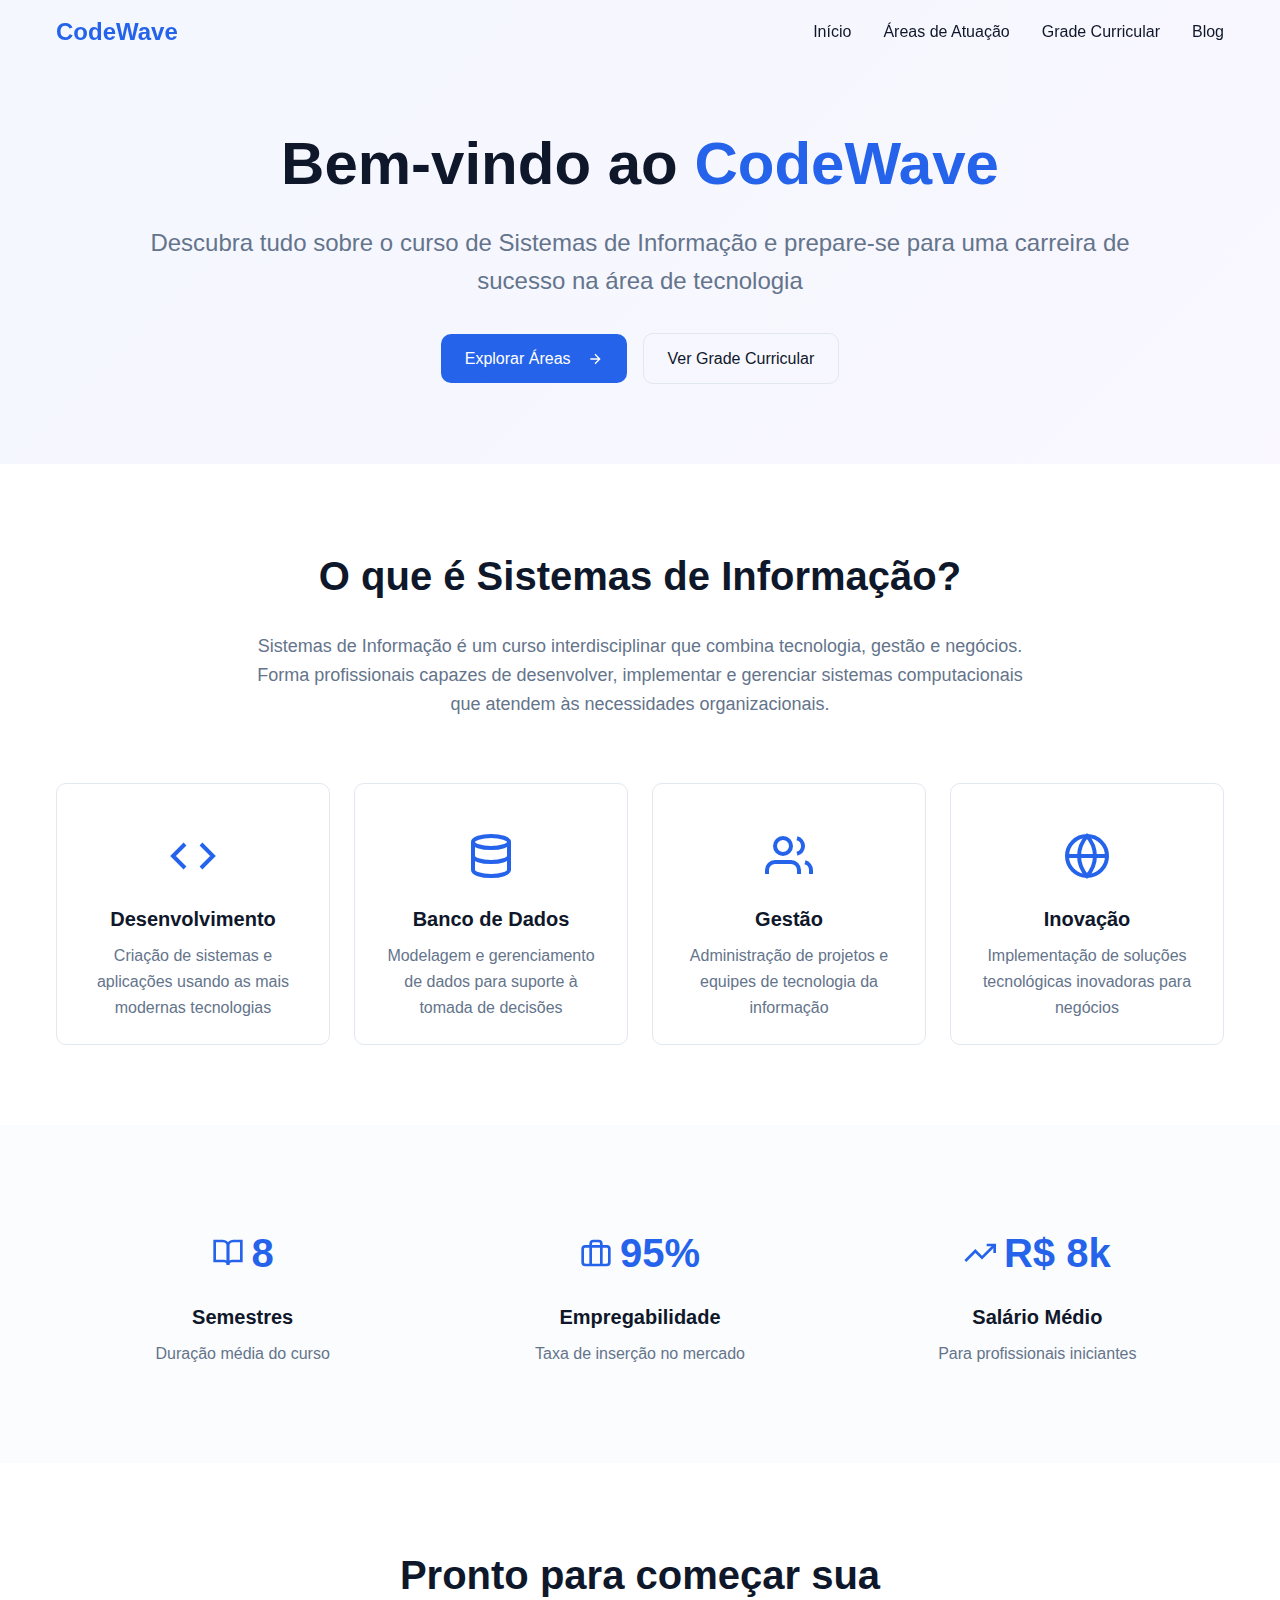
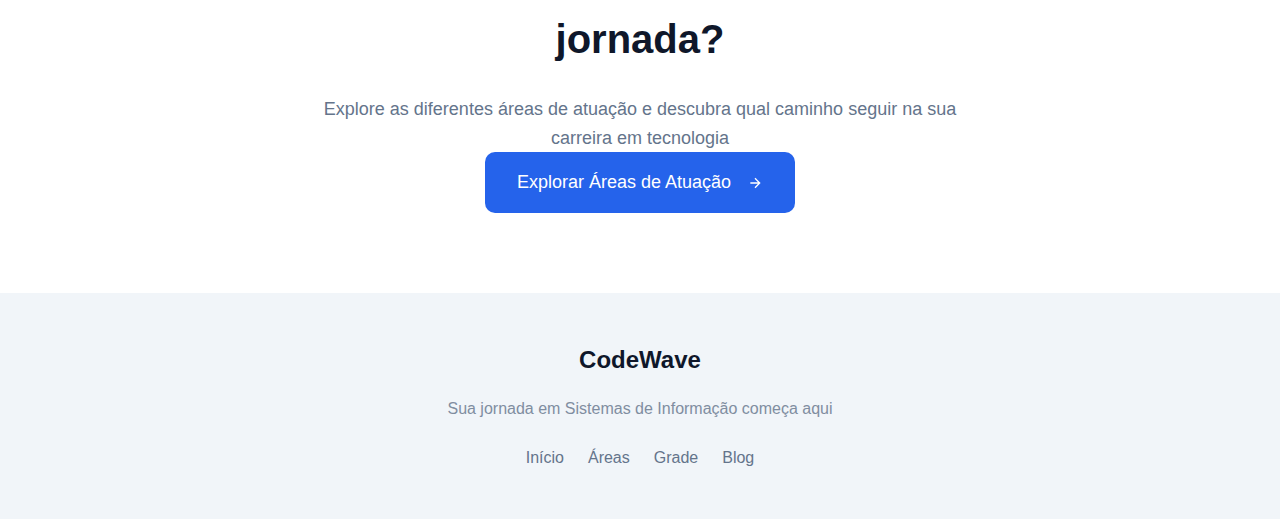
<file: index.html>
<!DOCTYPE html>
<html lang="pt-BR">
<head>
    <meta charset="UTF-8">
    <meta name="viewport" content="width=device-width, initial-scale=1.0">
    <title>CodeWave - Sistemas de Informação</title>
    <meta name="description" content="Descubra tudo sobre o curso de Sistemas de Informação - áreas de atuação, grade curricular e muito mais.">
    <link rel="stylesheet" href="styles.css">
</head>
<body>
    <!-- Navigation -->
    <nav id="navbar" class="navbar">
        <div class="container">
            <div class="nav-content">
                <a href="index.html" class="logo">CodeWave</a>
                
                <!-- Desktop Navigation -->
                <div class="nav-links desktop-nav">
                    <a href="index.html" class="nav-link">Início</a>
                    <a href="areas.html" class="nav-link">Áreas de Atuação</a>
                    <a href="grade.html" class="nav-link">Grade Curricular</a>
                    <a href="blog.html" class="nav-link">Blog</a>
                </div>
                
                <!-- Mobile Menu Button -->
                <button class="mobile-menu-btn" id="mobileMenuBtn" aria-label="Menu">
                    <span class="hamburger"></span>
                </button>
            </div>
            
            <!-- Mobile Navigation -->
            <div class="mobile-nav" id="mobileNav">
                <a href="index.html" class="nav-link">Início</a>
                <a href="areas.html" class="nav-link">Áreas de Atuação</a>
                <a href="grade.html" class="nav-link">Grade Curricular</a>
                <a href="blog.html" class="nav-link">Blog</a>
            </div>
        </div>
    </nav>

    <!-- Hero Section -->
    <section class="hero">
        <div class="container">
            <div class="hero-content">
                <h1 class="hero-title">
                    Bem-vindo ao <span class="text-primary">CodeWave</span>
                </h1>
                <p class="hero-subtitle">
                    Descubra tudo sobre o curso de Sistemas de Informação e prepare-se para uma carreira de sucesso na área de tecnologia
                </p>
                <div class="hero-buttons">
                    <a href="areas.html" class="btn btn-primary">
                        Explorar Áreas
                        <svg class="icon-right" width="16" height="16" viewBox="0 0 24 24" fill="none" stroke="currentColor" stroke-width="2">
                            <path d="M5 12h14M12 5l7 7-7 7"/>
                        </svg>
                    </a>
                    <a href="grade.html" class="btn btn-outline">Ver Grade Curricular</a>
                </div>
            </div>
        </div>
    </section>

    <!-- About Section -->
    <section class="section">
        <div class="container">
            <div class="section-header">
                <h2 class="section-title">O que é Sistemas de Informação?</h2>
                <p class="section-description">
                    Sistemas de Informação é um curso interdisciplinar que combina tecnologia, gestão e negócios. Forma profissionais capazes de desenvolver, implementar e gerenciar sistemas computacionais que atendem às necessidades organizacionais.
                </p>
            </div>

            <div class="grid grid-4">
                <div class="card card-hover">
                    <div class="card-content text-center">
                        <svg class="card-icon" width="48" height="48" viewBox="0 0 24 24" fill="none" stroke="currentColor" stroke-width="2">
                            <polyline points="16 18 22 12 16 6"/>
                            <polyline points="8 6 2 12 8 18"/>
                        </svg>
                        <h3 class="card-title">Desenvolvimento</h3>
                        <p class="card-text">Criação de sistemas e aplicações usando as mais modernas tecnologias</p>
                    </div>
                </div>

                <div class="card card-hover">
                    <div class="card-content text-center">
                        <svg class="card-icon" width="48" height="48" viewBox="0 0 24 24" fill="none" stroke="currentColor" stroke-width="2">
                            <ellipse cx="12" cy="5" rx="9" ry="3"/>
                            <path d="M3 5v14c0 1.66 4.03 3 9 3s9-1.34 9-3V5"/>
                            <path d="M3 12c0 1.66 4.03 3 9 3s9-1.34 9-3"/>
                        </svg>
                        <h3 class="card-title">Banco de Dados</h3>
                        <p class="card-text">Modelagem e gerenciamento de dados para suporte à tomada de decisões</p>
                    </div>
                </div>

                <div class="card card-hover">
                    <div class="card-content text-center">
                        <svg class="card-icon" width="48" height="48" viewBox="0 0 24 24" fill="none" stroke="currentColor" stroke-width="2">
                            <path d="M17 21v-2a4 4 0 0 0-4-4H5a4 4 0 0 0-4 4v2"/>
                            <circle cx="9" cy="7" r="4"/>
                            <path d="M23 21v-2a4 4 0 0 0-3-3.87"/>
                            <path d="M16 3.13a4 4 0 0 1 0 7.75"/>
                        </svg>
                        <h3 class="card-title">Gestão</h3>
                        <p class="card-text">Administração de projetos e equipes de tecnologia da informação</p>
                    </div>
                </div>

                <div class="card card-hover">
                    <div class="card-content text-center">
                        <svg class="card-icon" width="48" height="48" viewBox="0 0 24 24" fill="none" stroke="currentColor" stroke-width="2">
                            <circle cx="12" cy="12" r="10"/>
                            <path d="M2 12h20"/>
                            <path d="M12 2a15.3 15.3 0 0 1 4 10 15.3 15.3 0 0 1-4 10 15.3 15.3 0 0 1-4-10 15.3 15.3 0 0 1 4-10z"/>
                        </svg>
                        <h3 class="card-title">Inovação</h3>
                        <p class="card-text">Implementação de soluções tecnológicas inovadoras para negócios</p>
                    </div>
                </div>
            </div>
        </div>
    </section>

    <!-- Stats Section -->
    <section class="section section-muted">
        <div class="container">
            <div class="grid grid-3 text-center">
                <div class="stat-item">
                    <div class="stat-icon-wrapper">
                        <svg class="stat-icon" width="32" height="32" viewBox="0 0 24 24" fill="none" stroke="currentColor" stroke-width="2">
                            <path d="M2 3h6a4 4 0 0 1 4 4v14a3 3 0 0 0-3-3H2z"/>
                            <path d="M22 3h-6a4 4 0 0 0-4 4v14a3 3 0 0 1 3-3h7z"/>
                        </svg>
                        <span class="stat-number">8</span>
                    </div>
                    <h3 class="stat-title">Semestres</h3>
                    <p class="stat-description">Duração média do curso</p>
                </div>

                <div class="stat-item">
                    <div class="stat-icon-wrapper">
                        <svg class="stat-icon" width="32" height="32" viewBox="0 0 24 24" fill="none" stroke="currentColor" stroke-width="2">
                            <rect x="2" y="7" width="20" height="14" rx="2" ry="2"/>
                            <path d="M16 21V5a2 2 0 0 0-2-2h-4a2 2 0 0 0-2 2v16"/>
                        </svg>
                        <span class="stat-number">95%</span>
                    </div>
                    <h3 class="stat-title">Empregabilidade</h3>
                    <p class="stat-description">Taxa de inserção no mercado</p>
                </div>

                <div class="stat-item">
                    <div class="stat-icon-wrapper">
                        <svg class="stat-icon" width="32" height="32" viewBox="0 0 24 24" fill="none" stroke="currentColor" stroke-width="2">
                            <polyline points="23 6 13.5 15.5 8.5 10.5 1 18"/>
                            <polyline points="17 6 23 6 23 12"/>
                        </svg>
                        <span class="stat-number">R$ 8k</span>
                    </div>
                    <h3 class="stat-title">Salário Médio</h3>
                    <p class="stat-description">Para profissionais iniciantes</p>
                </div>
            </div>
        </div>
    </section>

    <!-- CTA Section -->
    <section class="section">
        <div class="container">
            <div class="cta-content">
                <h2 class="section-title">Pronto para começar sua jornada?</h2>
                <p class="section-description">
                    Explore as diferentes áreas de atuação e descubra qual caminho seguir na sua carreira em tecnologia
                </p>
                <a href="areas.html" class="btn btn-primary btn-lg">
                    Explorar Áreas de Atuação
                    <svg class="icon-right" width="16" height="16" viewBox="0 0 24 24" fill="none" stroke="currentColor" stroke-width="2">
                        <path d="M5 12h14M12 5l7 7-7 7"/>
                    </svg>
                </a>
            </div>
        </div>
    </section>

    <!-- Footer -->
    <footer class="footer">
        <div class="container">
            <div class="footer-content">
                <h3 class="footer-title">CodeWave</h3>
                <p class="footer-subtitle">Sua jornada em Sistemas de Informação começa aqui</p>
                <div class="footer-links">
                    <a href="index.html" class="footer-link">Início</a>
                    <a href="areas.html" class="footer-link">Áreas</a>
                    <a href="grade.html" class="footer-link">Grade</a>
                    <a href="blog.html" class="footer-link">Blog</a>
                </div>
            </div>
        </div>
    </footer>

    <script src="script.js"></script>
</body>
</html>
</file>
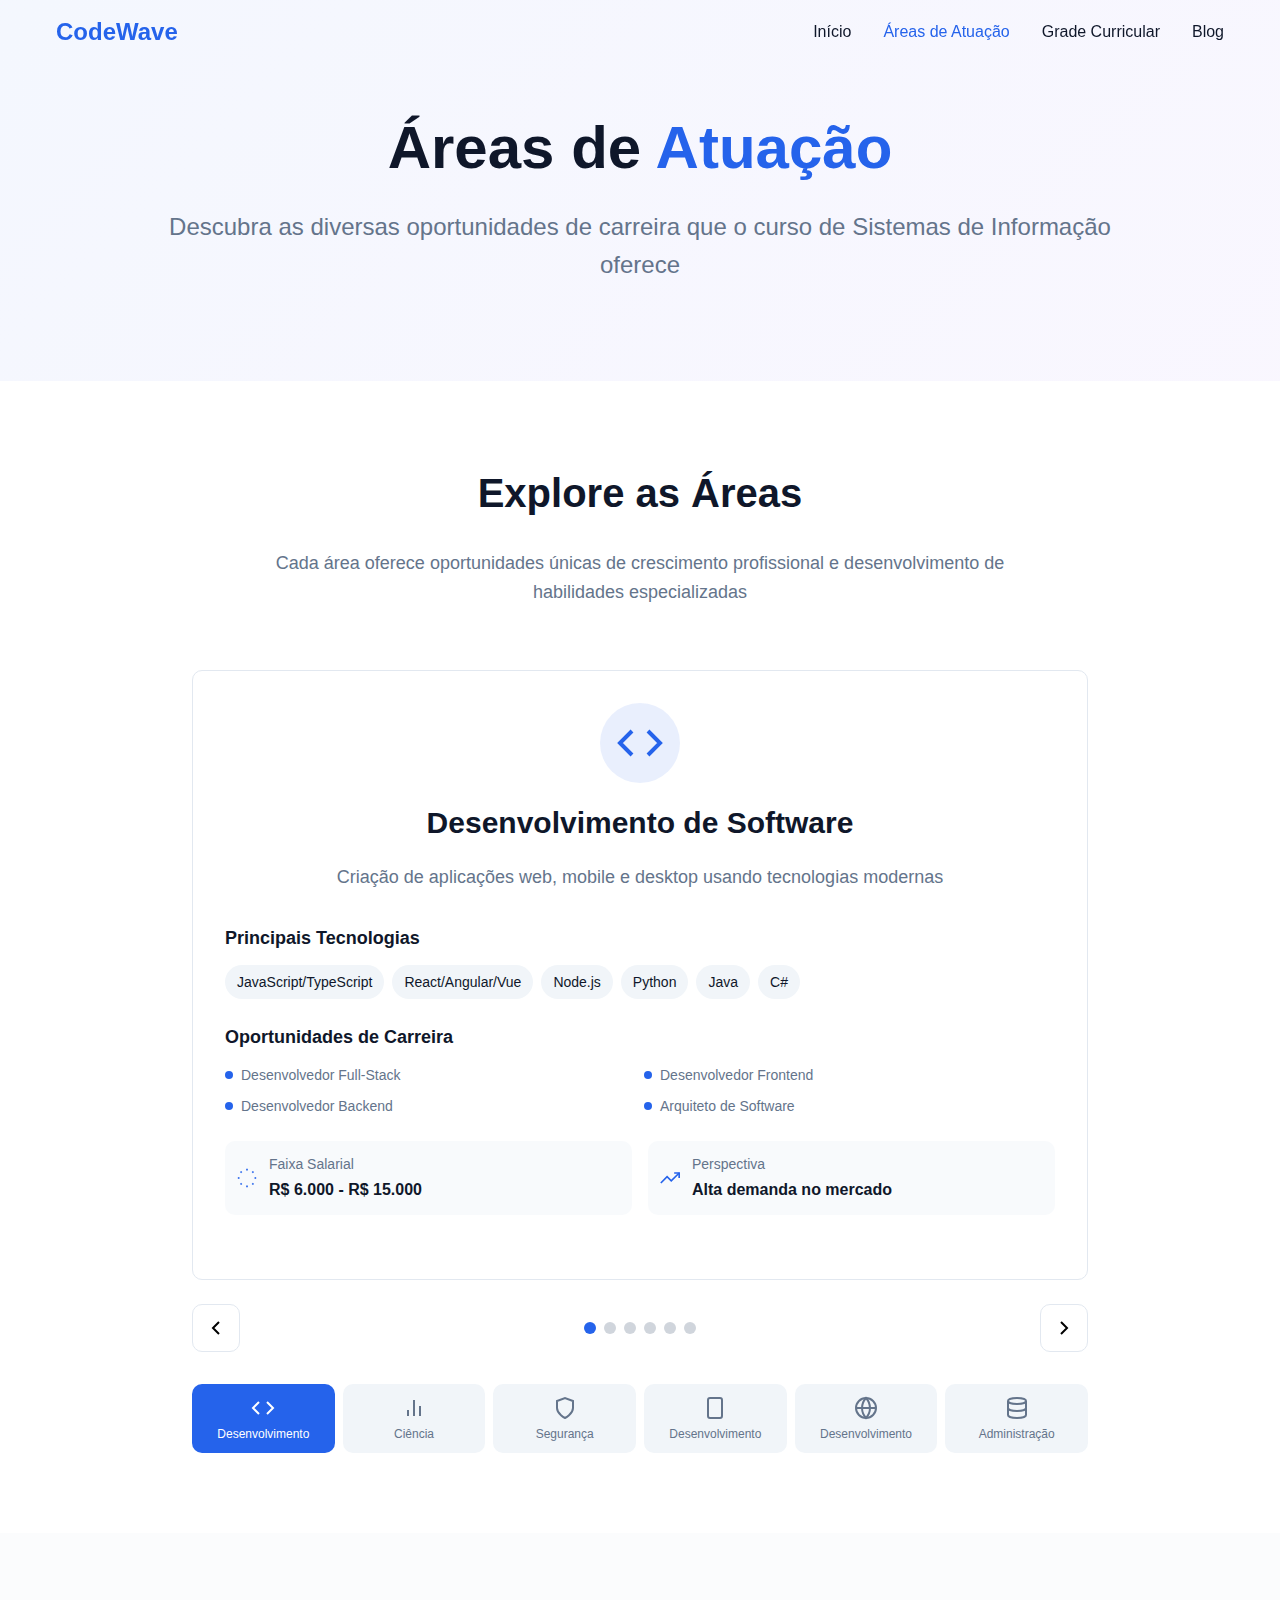
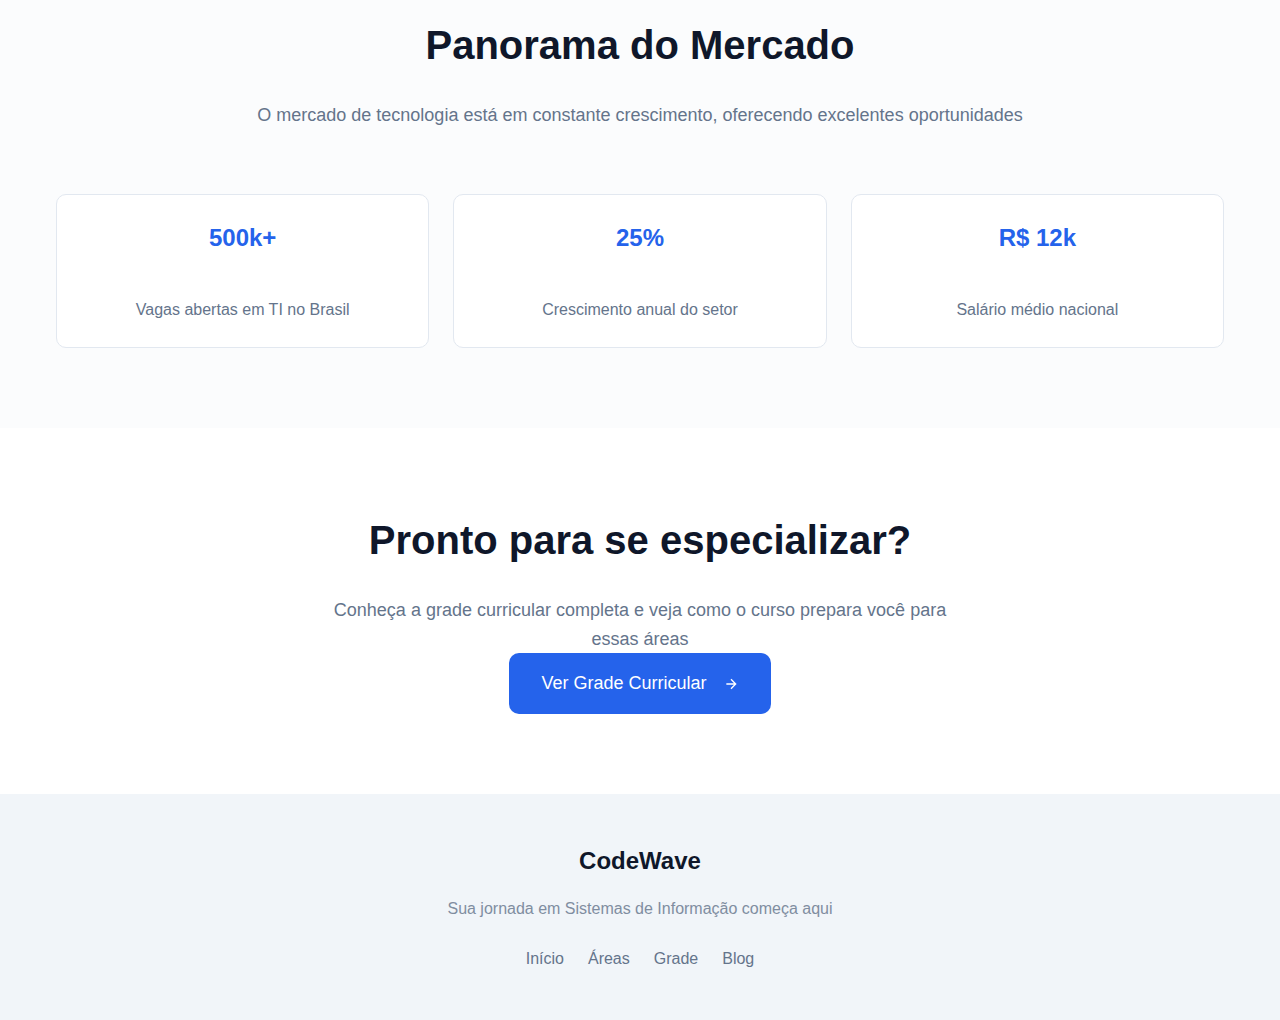
<file: areas.html>
<!DOCTYPE html>
<html lang="pt-BR">
<head>
    <meta charset="UTF-8">
    <meta name="viewport" content="width=device-width, initial-scale=1.0">
    <title>Áreas de Atuação - CodeWave</title>
    <meta name="description" content="Descubra as diversas oportunidades de carreira que o curso de Sistemas de Informação oferece">
    <link rel="stylesheet" href="styles.css">
</head>
<body>
    <!-- Navigation -->
    <nav id="navbar" class="navbar">
        <div class="container">
            <div class="nav-content">
                <a href="index.html" class="logo">CodeWave</a>
                
                <div class="nav-links desktop-nav">
                    <a href="index.html" class="nav-link">Início</a>
                    <a href="areas.html" class="nav-link active">Áreas de Atuação</a>
                    <a href="grade.html" class="nav-link">Grade Curricular</a>
                    <a href="blog.html" class="nav-link">Blog</a>
                </div>
                
                <button class="mobile-menu-btn" id="mobileMenuBtn" aria-label="Menu">
                    <span class="hamburger"></span>
                </button>
            </div>
            
            <div class="mobile-nav" id="mobileNav">
                <a href="index.html" class="nav-link">Início</a>
                <a href="areas.html" class="nav-link active">Áreas de Atuação</a>
                <a href="grade.html" class="nav-link">Grade Curricular</a>
                <a href="blog.html" class="nav-link">Blog</a>
            </div>
        </div>
    </nav>

    <!-- Hero Section -->
    <section class="hero hero-small">
        <div class="container">
            <div class="hero-content">
                <h1 class="hero-title">
                    Áreas de <span class="text-primary">Atuação</span>
                </h1>
                <p class="hero-subtitle">
                    Descubra as diversas oportunidades de carreira que o curso de Sistemas de Informação oferece
                </p>
            </div>
        </div>
    </section>

    <!-- Areas Carousel Section -->
    <section class="section">
        <div class="container">
            <div class="section-header">
                <h2 class="section-title">Explore as Áreas</h2>
                <p class="section-description">
                    Cada área oferece oportunidades únicas de crescimento profissional e desenvolvimento de habilidades especializadas
                </p>
            </div>

            <div class="carousel-container">
                <div class="carousel-card" id="carouselCard">
                    <!-- Content populated by JavaScript -->
                </div>

                <div class="carousel-controls">
                    <button class="carousel-btn" id="prevBtn" aria-label="Anterior">
                        <svg width="24" height="24" viewBox="0 0 24 24" fill="none" stroke="currentColor" stroke-width="2">
                            <path d="M15 18l-6-6 6-6"/>
                        </svg>
                    </button>
                    <div class="carousel-dots" id="carouselDots"></div>
                    <button class="carousel-btn" id="nextBtn" aria-label="Próximo">
                        <svg width="24" height="24" viewBox="0 0 24 24" fill="none" stroke="currentColor" stroke-width="2">
                            <path d="M9 18l6-6-6-6"/>
                        </svg>
                    </button>
                </div>

                <div class="carousel-tabs" id="carouselTabs"></div>
            </div>
        </div>
    </section>

    <!-- Market Overview -->
    <section class="section section-muted">
        <div class="container">
            <div class="section-header">
                <h2 class="section-title">Panorama do Mercado</h2>
                <p class="section-description">
                    O mercado de tecnologia está em constante crescimento, oferecendo excelentes oportunidades
                </p>
            </div>

            <div class="grid grid-3">
                <div class="card text-center">
                    <div class="card-header">
                        <h3 class="card-stat">500k+</h3>
                    </div>
                    <div class="card-content">
                        <p class="card-text">Vagas abertas em TI no Brasil</p>
                    </div>
                </div>

                <div class="card text-center">
                    <div class="card-header">
                        <h3 class="card-stat">25%</h3>
                    </div>
                    <div class="card-content">
                        <p class="card-text">Crescimento anual do setor</p>
                    </div>
                </div>

                <div class="card text-center">
                    <div class="card-header">
                        <h3 class="card-stat">R$ 12k</h3>
                    </div>
                    <div class="card-content">
                        <p class="card-text">Salário médio nacional</p>
                    </div>
                </div>
            </div>
        </div>
    </section>

    <!-- CTA Section -->
    <section class="section">
        <div class="container">
            <div class="cta-content">
                <h2 class="section-title">Pronto para se especializar?</h2>
                <p class="section-description">
                    Conheça a grade curricular completa e veja como o curso prepara você para essas áreas
                </p>
                <a href="grade.html" class="btn btn-primary btn-lg">
                    Ver Grade Curricular
                    <svg class="icon-right" width="16" height="16" viewBox="0 0 24 24" fill="none" stroke="currentColor" stroke-width="2">
                        <path d="M5 12h14M12 5l7 7-7 7"/>
                    </svg>
                </a>
            </div>
        </div>
    </section>

    <!-- Footer -->
    <footer class="footer">
        <div class="container">
            <div class="footer-content">
                <h3 class="footer-title">CodeWave</h3>
                <p class="footer-subtitle">Sua jornada em Sistemas de Informação começa aqui</p>
                <div class="footer-links">
                    <a href="index.html" class="footer-link">Início</a>
                    <a href="areas.html" class="footer-link">Áreas</a>
                    <a href="grade.html" class="footer-link">Grade</a>
                    <a href="blog.html" class="footer-link">Blog</a>
                </div>
            </div>
        </div>
    </footer>

    <script src="script.js"></script>
    <script src="areas.js"></script>
</body>
</html>
</file>
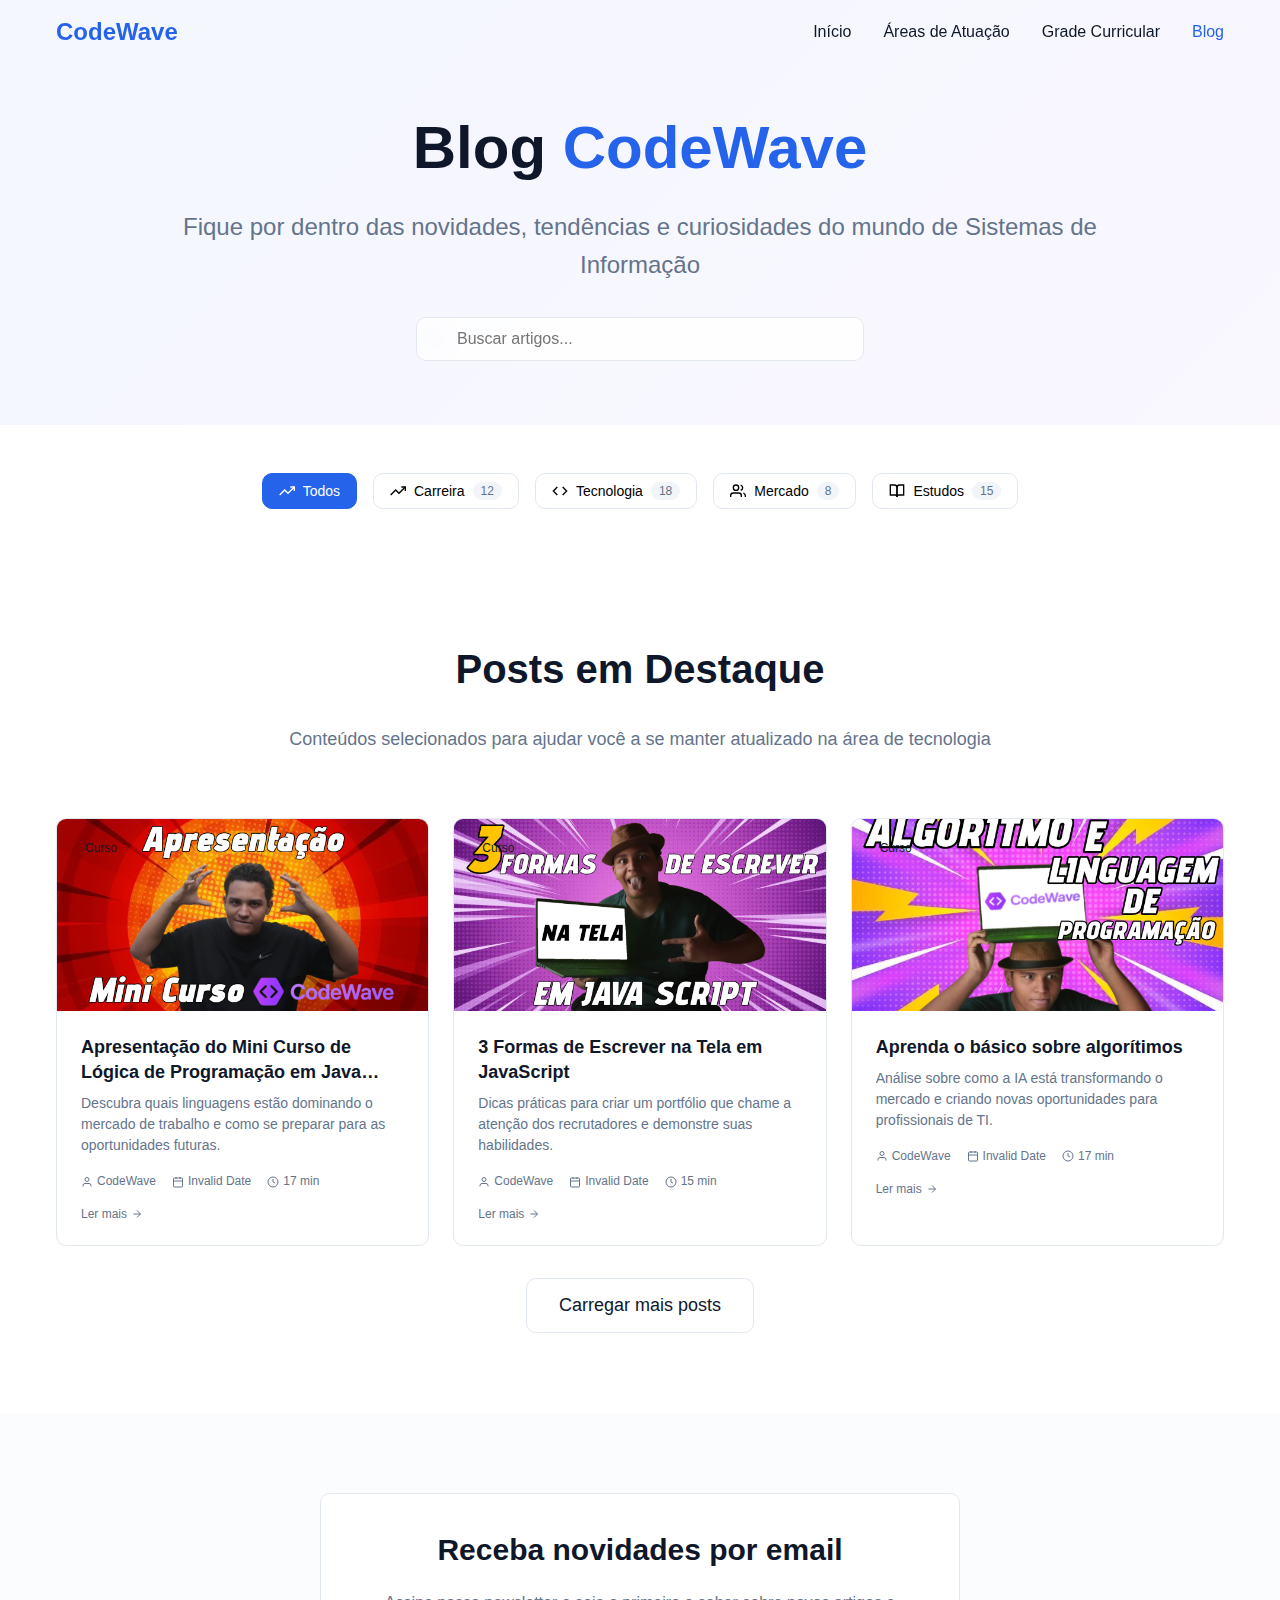
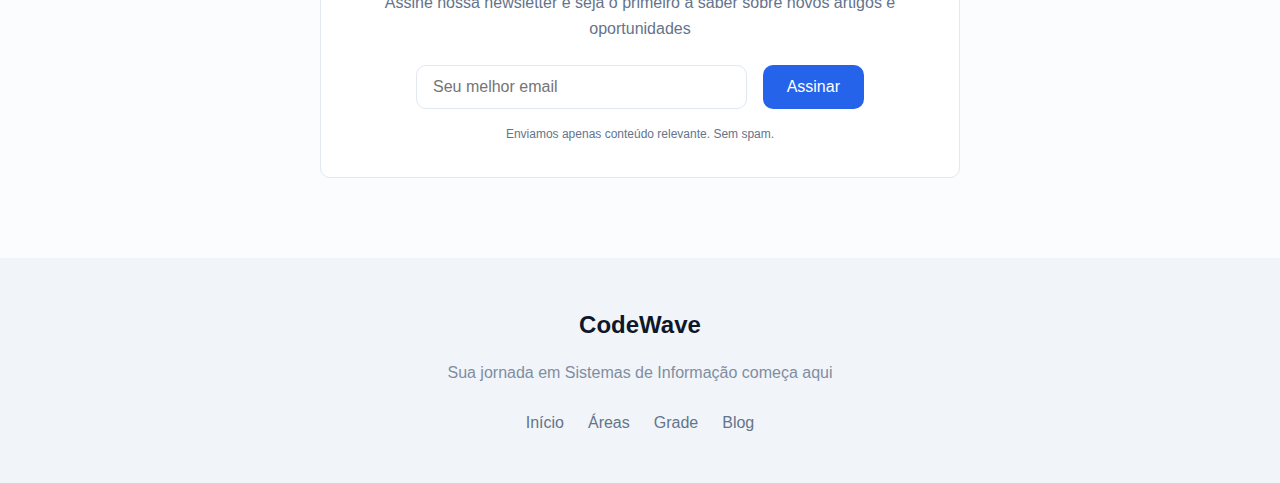
<file: blog.html>
<!DOCTYPE html>
<html lang="pt-BR">
<head>
    <meta charset="UTF-8">
    <meta name="viewport" content="width=device-width, initial-scale=1.0">
    <title>Blog - CodeWave</title>
    <meta name="description" content="Fique por dentro das novidades, tendências e curiosidades do mundo de Sistemas de Informação">
    <link rel="stylesheet" href="styles.css">
</head>
<body>
    <!-- Navigation -->
    <nav id="navbar" class="navbar">
        <div class="container">
            <div class="nav-content">
                <a href="index.html" class="logo">CodeWave</a>
                
                <div class="nav-links desktop-nav">
                    <a href="index.html" class="nav-link">Início</a>
                    <a href="areas.html" class="nav-link">Áreas de Atuação</a>
                    <a href="grade.html" class="nav-link">Grade Curricular</a>
                    <a href="blog.html" class="nav-link active">Blog</a>
                </div>
                
                <button class="mobile-menu-btn" id="mobileMenuBtn" aria-label="Menu">
                    <span class="hamburger"></span>
                </button>
            </div>
            
            <div class="mobile-nav" id="mobileNav">
                <a href="index.html" class="nav-link">Início</a>
                <a href="areas.html" class="nav-link">Áreas de Atuação</a>
                <a href="grade.html" class="nav-link">Grade Curricular</a>
                <a href="blog.html" class="nav-link active">Blog</a>
            </div>
        </div>
    </nav>

    <!-- Hero Section -->
    <section class="hero hero-small">
        <div class="container">
            <div class="hero-content">
                <h1 class="hero-title">
                    Blog <span class="text-primary">CodeWave</span>
                </h1>
                <p class="hero-subtitle">
                    Fique por dentro das novidades, tendências e curiosidades do mundo de Sistemas de Informação
                </p>

                <!-- Search Bar -->
                <div class="search-container">
                    <svg class="search-icon" width="16" height="16" viewBox="0 0 24 24" fill="none" stroke="currentColor" stroke-width="2">
                        <circle cx="11" cy="11" r="8"/>
                        <path d="m21 21-4.35-4.35"/>
                    </svg>
                    <input type="text" class="search-input" placeholder="Buscar artigos...">
                </div>
            </div>
        </div>
    </section>

    <!-- Categories -->
    <section class="section section-compact">
        <div class="container">
            <div class="categories">
                <button class="category-btn active" data-category="all">
                    <svg width="16" height="16" viewBox="0 0 24 24" fill="none" stroke="currentColor" stroke-width="2">
                        <polyline points="23 6 13.5 15.5 8.5 10.5 1 18"/>
                        <polyline points="17 6 23 6 23 12"/>
                    </svg>
                    <span>Todos</span>
                </button>
                <button class="category-btn" data-category="Carreira">
                    <svg width="16" height="16" viewBox="0 0 24 24" fill="none" stroke="currentColor" stroke-width="2">
                        <polyline points="23 6 13.5 15.5 8.5 10.5 1 18"/>
                        <polyline points="17 6 23 6 23 12"/>
                    </svg>
                    <span>Carreira</span>
                    <span class="category-count">12</span>
                </button>
                <button class="category-btn" data-category="Tecnologia">
                    <svg width="16" height="16" viewBox="0 0 24 24" fill="none" stroke="currentColor" stroke-width="2">
                        <polyline points="16 18 22 12 16 6"/>
                        <polyline points="8 6 2 12 8 18"/>
                    </svg>
                    <span>Tecnologia</span>
                    <span class="category-count">18</span>
                </button>
                <button class="category-btn" data-category="Mercado">
                    <svg width="16" height="16" viewBox="0 0 24 24" fill="none" stroke="currentColor" stroke-width="2">
                        <path d="M17 21v-2a4 4 0 0 0-4-4H5a4 4 0 0 0-4 4v2"/>
                        <circle cx="9" cy="7" r="4"/>
                        <path d="M23 21v-2a4 4 0 0 0-3-3.87"/>
                        <path d="M16 3.13a4 4 0 0 1 0 7.75"/>
                    </svg>
                    <span>Mercado</span>
                    <span class="category-count">8</span>
                </button>
                <button class="category-btn" data-category="Estudos">
                    <svg width="16" height="16" viewBox="0 0 24 24" fill="none" stroke="currentColor" stroke-width="2">
                        <path d="M2 3h6a4 4 0 0 1 4 4v14a3 3 0 0 0-3-3H2z"/>
                        <path d="M22 3h-6a4 4 0 0 0-4 4v14a3 3 0 0 1 3-3h7z"/>
                    </svg>
                    <span>Estudos</span>
                    <span class="category-count">15</span>
                </button>
            </div>
        </div>
    </section>

    <!-- Blog Posts -->
    <section class="section">
        <div class="container">
            <div class="section-header">
                <h2 class="section-title">Posts em Destaque</h2>
                <p class="section-description">
                    Conteúdos selecionados para ajudar você a se manter atualizado na área de tecnologia
                </p>
            </div>

            <div id="blogGrid" class="blog-grid"></div>

            <div class="text-center mt-4">
                <button class="btn btn-outline btn-lg">Carregar mais posts</button>
            </div>
        </div>
    </section>

    <!-- Newsletter -->
    <section class="section section-muted">
        <div class="container">
            <div class="newsletter-card">
                <h2 class="newsletter-title">Receba novidades por email</h2>
                <p class="newsletter-description">
                    Assine nossa newsletter e seja o primeiro a saber sobre novos artigos e oportunidades
                </p>
                <div class="newsletter-form">
                    <input type="email" class="newsletter-input" placeholder="Seu melhor email">
                    <button class="btn btn-primary">Assinar</button>
                </div>
                <p class="newsletter-note">Enviamos apenas conteúdo relevante. Sem spam.</p>
            </div>
        </div>
    </section>

    <!-- Footer -->
    <footer class="footer">
        <div class="container">
            <div class="footer-content">
                <h3 class="footer-title">CodeWave</h3>
                <p class="footer-subtitle">Sua jornada em Sistemas de Informação começa aqui</p>
                <div class="footer-links">
                    <a href="index.html" class="footer-link">Início</a>
                    <a href="areas.html" class="footer-link">Áreas</a>
                    <a href="grade.html" class="footer-link">Grade</a>
                    <a href="blog.html" class="footer-link">Blog</a>
                </div>
            </div>
        </div>
    </footer>

    <script src="./javascript/script.js"></script>
    <script src="./javascript/blog.js"></script>
</body>
</html>
</file>
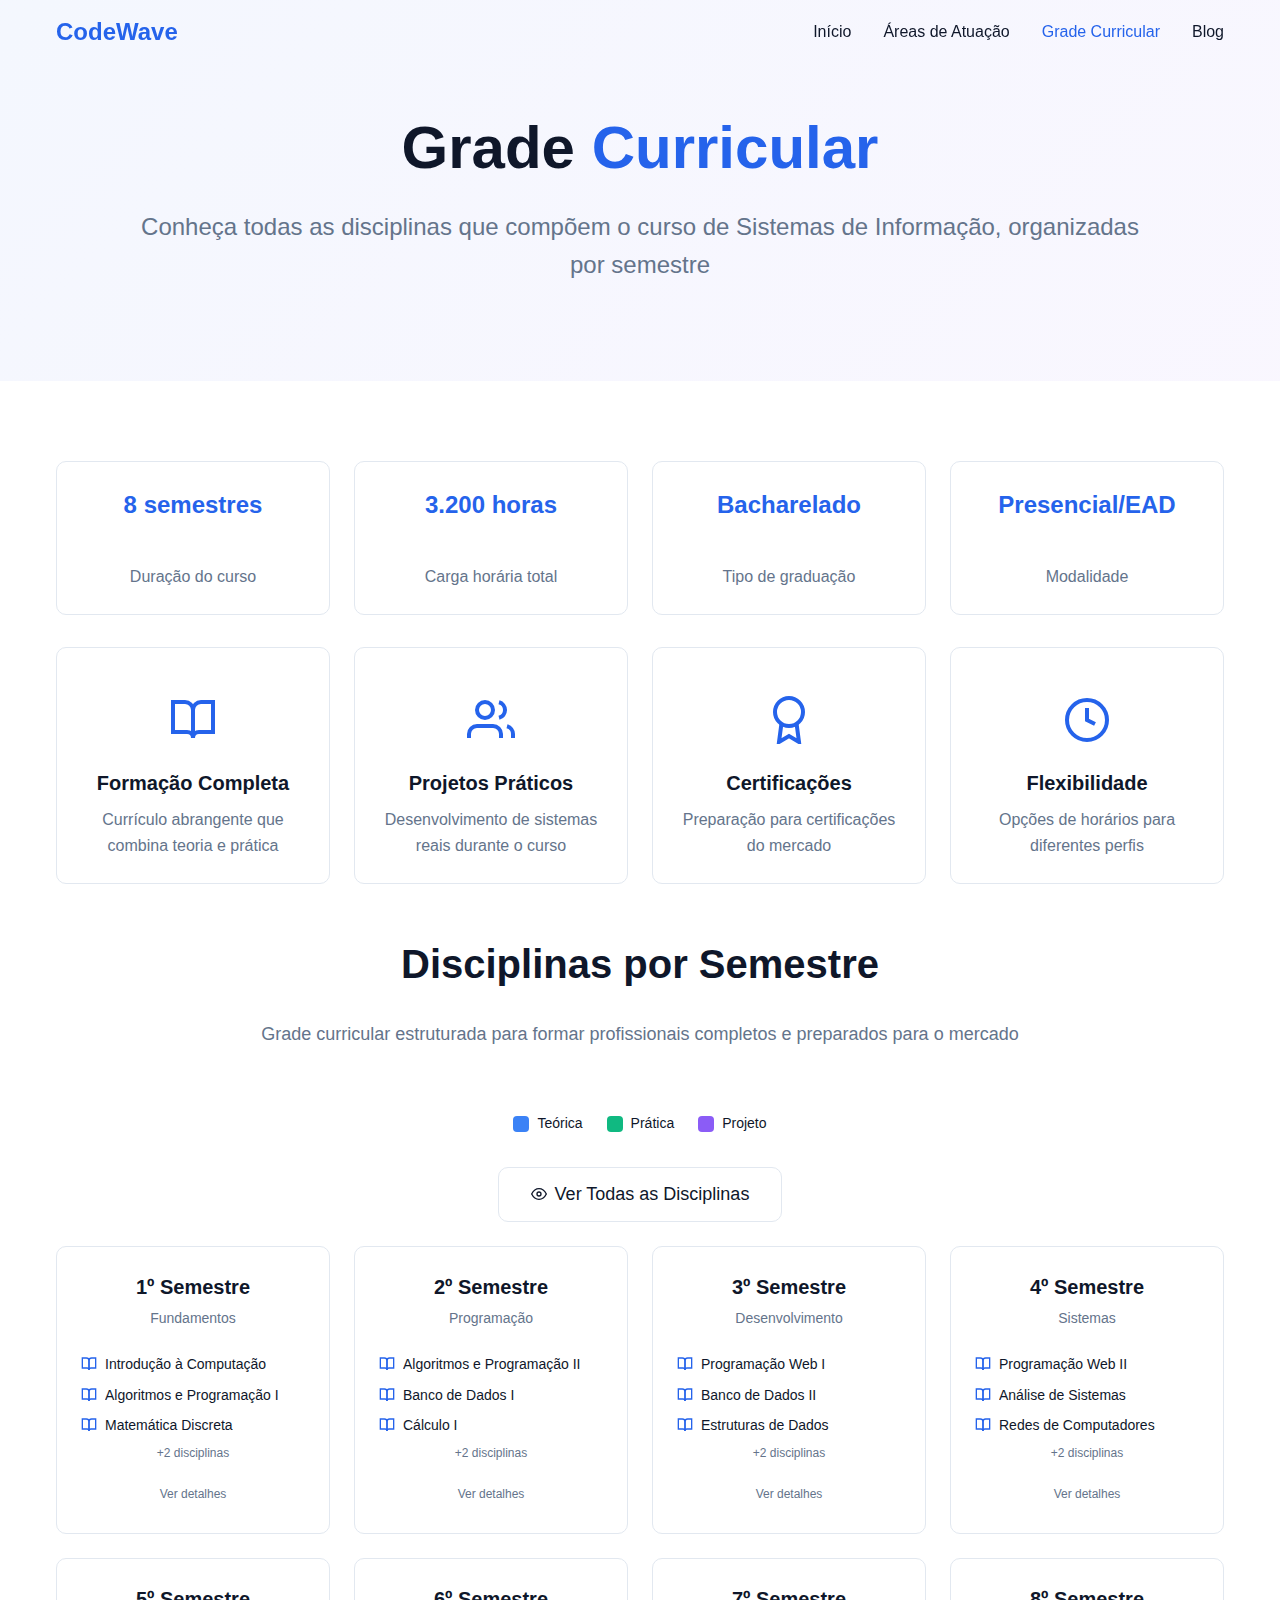
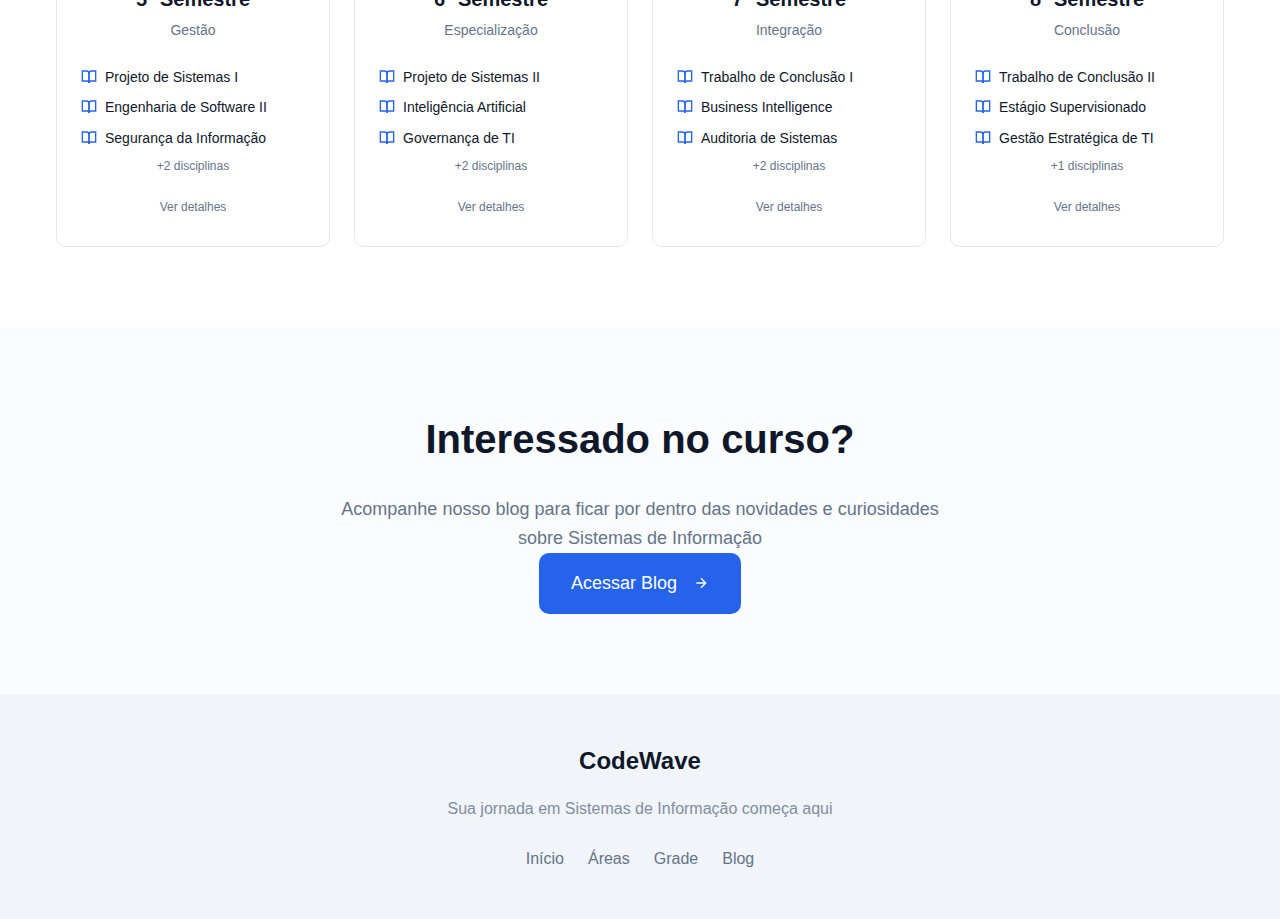
<file: grade.html>
<!DOCTYPE html>
<html lang="pt-BR">
<head>
    <meta charset="UTF-8">
    <meta name="viewport" content="width=device-width, initial-scale=1.0">
    <title>Grade Curricular - CodeWave</title>
    <meta name="description" content="Conheça todas as disciplinas que compõem o curso de Sistemas de Informação">
    <link rel="stylesheet" href="styles.css">
</head>
<body>
    <!-- Navigation -->
    <nav id="navbar" class="navbar">
        <div class="container">
            <div class="nav-content">
                <a href="index.html" class="logo">CodeWave</a>
                
                <div class="nav-links desktop-nav">
                    <a href="index.html" class="nav-link">Início</a>
                    <a href="areas.html" class="nav-link">Áreas de Atuação</a>
                    <a href="grade.html" class="nav-link active">Grade Curricular</a>
                    <a href="blog.html" class="nav-link">Blog</a>
                </div>
                
                <button class="mobile-menu-btn" id="mobileMenuBtn" aria-label="Menu">
                    <span class="hamburger"></span>
                </button>
            </div>
            
            <div class="mobile-nav" id="mobileNav">
                <a href="index.html" class="nav-link">Início</a>
                <a href="areas.html" class="nav-link">Áreas de Atuação</a>
                <a href="grade.html" class="nav-link active">Grade Curricular</a>
                <a href="blog.html" class="nav-link">Blog</a>
            </div>
        </div>
    </nav>

    <!-- Hero Section -->
    <section class="hero hero-small">
        <div class="container">
            <div class="hero-content">
                <h1 class="hero-title">
                    Grade <span class="text-primary">Curricular</span>
                </h1>
                <p class="hero-subtitle">
                    Conheça todas as disciplinas que compõem o curso de Sistemas de Informação, organizadas por semestre
                </p>
            </div>
        </div>
    </section>

    <!-- Course Info Section -->
    <section class="section">
        <div class="container">
            <div class="grid grid-4">
                <div class="card text-center">
                    <div class="card-header">
                        <h3 class="card-stat">8 semestres</h3>
                    </div>
                    <div class="card-content">
                        <p class="card-text">Duração do curso</p>
                    </div>
                </div>

                <div class="card text-center">
                    <div class="card-header">
                        <h3 class="card-stat">3.200 horas</h3>
                    </div>
                    <div class="card-content">
                        <p class="card-text">Carga horária total</p>
                    </div>
                </div>

                <div class="card text-center">
                    <div class="card-header">
                        <h3 class="card-stat">Bacharelado</h3>
                    </div>
                    <div class="card-content">
                        <p class="card-text">Tipo de graduação</p>
                    </div>
                </div>

                <div class="card text-center">
                    <div class="card-header">
                        <h3 class="card-stat">Presencial/EAD</h3>
                    </div>
                    <div class="card-content">
                        <p class="card-text">Modalidade</p>
                    </div>
                </div>
            </div>

            <div class="grid grid-4 mt-4">
                <div class="card card-hover text-center">
                    <div class="card-content">
                        <svg class="card-icon" width="48" height="48" viewBox="0 0 24 24" fill="none" stroke="currentColor" stroke-width="2">
                            <path d="M2 3h6a4 4 0 0 1 4 4v14a3 3 0 0 0-3-3H2z"/>
                            <path d="M22 3h-6a4 4 0 0 0-4 4v14a3 3 0 0 1 3-3h7z"/>
                        </svg>
                        <h3 class="card-title">Formação Completa</h3>
                        <p class="card-text">Currículo abrangente que combina teoria e prática</p>
                    </div>
                </div>

                <div class="card card-hover text-center">
                    <div class="card-content">
                        <svg class="card-icon" width="48" height="48" viewBox="0 0 24 24" fill="none" stroke="currentColor" stroke-width="2">
                            <path d="M17 21v-2a4 4 0 0 0-4-4H5a4 4 0 0 0-4 4v2"/>
                            <circle cx="9" cy="7" r="4"/>
                            <path d="M23 21v-2a4 4 0 0 0-3-3.87"/>
                            <path d="M16 3.13a4 4 0 0 1 0 7.75"/>
                        </svg>
                        <h3 class="card-title">Projetos Práticos</h3>
                        <p class="card-text">Desenvolvimento de sistemas reais durante o curso</p>
                    </div>
                </div>

                <div class="card card-hover text-center">
                    <div class="card-content">
                        <svg class="card-icon" width="48" height="48" viewBox="0 0 24 24" fill="none" stroke="currentColor" stroke-width="2">
                            <circle cx="12" cy="8" r="7"/>
                            <polyline points="8.21 13.89 7 23 12 20 17 23 15.79 13.88"/>
                        </svg>
                        <h3 class="card-title">Certificações</h3>
                        <p class="card-text">Preparação para certificações do mercado</p>
                    </div>
                </div>

                <div class="card card-hover text-center">
                    <div class="card-content">
                        <svg class="card-icon" width="48" height="48" viewBox="0 0 24 24" fill="none" stroke="currentColor" stroke-width="2">
                            <circle cx="12" cy="12" r="10"/>
                            <polyline points="12 6 12 12 16 14"/>
                        </svg>
                        <h3 class="card-title">Flexibilidade</h3>
                        <p class="card-text">Opções de horários para diferentes perfis</p>
                    </div>
                </div>
            </div>

            <!-- Curriculum Grid -->
            <div class="section-header mt-5">
                <h2 class="section-title">Disciplinas por Semestre</h2>
                <p class="section-description">
                    Grade curricular estruturada para formar profissionais completos e preparados para o mercado
                </p>
            </div>

            <!-- Legend -->
            <div class="legend">
                <div class="legend-item">
                    <div class="legend-color legend-blue"></div>
                    <span>Teórica</span>
                </div>
                <div class="legend-item">
                    <div class="legend-color legend-green"></div>
                    <span>Prática</span>
                </div>
                <div class="legend-item">
                    <div class="legend-color legend-purple"></div>
                    <span>Projeto</span>
                </div>
            </div>

            <!-- Toggle View Button -->
            <div class="text-center mb-3">
                <button id="toggleViewBtn" class="btn btn-outline btn-lg">
                    <svg width="16" height="16" viewBox="0 0 24 24" fill="none" stroke="currentColor" stroke-width="2">
                        <path d="M1 12s4-8 11-8 11 8 11 8-4 8-11 8-11-8-11-8z"/>
                        <circle cx="12" cy="12" r="3"/>
                    </svg>
                    Ver Todas as Disciplinas
                </button>
            </div>

            <!-- Curriculum Content -->
            <div id="curriculumContainer"></div>
        </div>
    </section>

    <!-- CTA Section -->
    <section class="section section-muted">
        <div class="container">
            <div class="cta-content">
                <h2 class="section-title">Interessado no curso?</h2>
                <p class="section-description">
                    Acompanhe nosso blog para ficar por dentro das novidades e curiosidades sobre Sistemas de Informação
                </p>
                <a href="blog.html" class="btn btn-primary btn-lg">
                    Acessar Blog
                    <svg class="icon-right" width="16" height="16" viewBox="0 0 24 24" fill="none" stroke="currentColor" stroke-width="2">
                        <path d="M5 12h14M12 5l7 7-7 7"/>
                    </svg>
                </a>
            </div>
        </div>
    </section>

    <!-- Footer -->
    <footer class="footer">
        <div class="container">
            <div class="footer-content">
                <h3 class="footer-title">CodeWave</h3>
                <p class="footer-subtitle">Sua jornada em Sistemas de Informação começa aqui</p>
                <div class="footer-links">
                    <a href="index.html" class="footer-link">Início</a>
                    <a href="areas.html" class="footer-link">Áreas</a>
                    <a href="grade.html" class="footer-link">Grade</a>
                    <a href="blog.html" class="footer-link">Blog</a>
                </div>
            </div>
        </div>
    </footer>

    <script src="script.js"></script>
    <script src="grade.js"></script>
</body>
</html>
</file>
<file: styles.css>
/* CSS Variables */
:root {
    --primary: #2563eb;
    --primary-hover: #1d4ed8;
    --secondary: #f1f5f9;
    --accent: #8b5cf6;
    --background: #ffffff;
    --foreground: #0f172a;
    --muted: #f1f5f9;
    --muted-foreground: #64748b;
    --border: #e2e8f0;
    --card: #ffffff;
    --radius: 0.625rem;
    --transition: all 0.3s ease;
}

/* Reset and Base Styles */
* {
    margin: 0;
    padding: 0;
    box-sizing: border-box;
}

body {
    font-family: -apple-system, BlinkMacSystemFont, 'Segoe UI', 'Roboto', 'Oxygen', 'Ubuntu', 'Cantarell', sans-serif;
    line-height: 1.6;
    color: var(--foreground);
    background-color: var(--background);
    overflow-x: hidden;
}

img {
    max-width: 100%;
    height: auto;
}

/* Container */
.container {
    max-width: 1200px;
    margin: 0 auto;
    padding: 0 1rem;
}

/* Navigation */
.navbar {
    position: fixed;
    top: 0;
    width: 100%;
    z-index: 1000;
    transition: var(--transition);
    background-color: transparent;
}

.navbar.scrolled {
    background-color: rgba(255, 255, 255, 0.95);
    backdrop-filter: blur(10px);
    border-bottom: 1px solid var(--border);
    box-shadow: 0 1px 3px rgba(0, 0, 0, 0.1);
}

.nav-content {
    display: flex;
    align-items: center;
    justify-content: space-between;
    height: 4rem;
}

.logo {
    font-size: 1.5rem;
    font-weight: bold;
    color: var(--primary);
    text-decoration: none;
    transition: var(--transition);
}

.logo:hover {
    opacity: 0.8;
}

.nav-links {
    display: flex;
    align-items: center;
    gap: 2rem;
}

.nav-link {
    color: var(--foreground);
    text-decoration: none;
    transition: var(--transition);
    font-weight: 500;
}

.nav-link:hover {
    color: var(--primary);
}

.nav-link.active {
    color: var(--primary);
}

.desktop-nav {
    display: none;
}

@media (min-width: 768px) {
    .desktop-nav {
        display: flex;
    }
}

/* Mobile Menu */
.mobile-menu-btn {
    display: block;
    background: none;
    border: none;
    cursor: pointer;
    padding: 0.5rem;
}

@media (min-width: 768px) {
    .mobile-menu-btn {
        display: none;
    }
}

.hamburger {
    display: block;
    width: 24px;
    height: 2px;
    background-color: var(--foreground);
    position: relative;
    transition: var(--transition);
}

.hamburger::before,
.hamburger::after {
    content: '';
    position: absolute;
    width: 24px;
    height: 2px;
    background-color: var(--foreground);
    transition: var(--transition);
}

.hamburger::before {
    top: -8px;
}

.hamburger::after {
    top: 8px;
}

.mobile-menu-btn.active .hamburger {
    background-color: transparent;
}

.mobile-menu-btn.active .hamburger::before {
    top: 0;
    transform: rotate(45deg);
}

.mobile-menu-btn.active .hamburger::after {
    top: 0;
    transform: rotate(-45deg);
}

.mobile-nav {
    display: none;
    background-color: var(--background);
    border-top: 1px solid var(--border);
    padding: 1rem 0;
}

.mobile-nav.active {
    display: block;
}

.mobile-nav .nav-link {
    display: block;
    padding: 0.75rem 1rem;
}

/* Hero Section */
.hero {
    padding: 8rem 1rem 5rem;
    background: linear-gradient(135deg, rgba(37, 99, 235, 0.05) 0%, rgba(139, 92, 246, 0.05) 100%);
}

.hero-small {
    padding: 7rem 1rem 4rem;
}

.hero-content {
    text-align: center;
    max-width: 64rem;
    margin: 0 auto;
}

.hero-title {
    font-size: 2.5rem;
    font-weight: bold;
    margin-bottom: 1.5rem;
    line-height: 1.2;
}

.text-primary {
    color: var(--primary);
}

.hero-subtitle {
    font-size: 1.25rem;
    color: var(--muted-foreground);
    margin-bottom: 2rem;
    line-height: 1.6;
}

.hero-buttons {
    display: flex;
    flex-direction: column;
    gap: 1rem;
    align-items: center;
    justify-content: center;
}

@media (min-width: 640px) {
    .hero-title {
        font-size: 3.75rem;
    }
    
    .hero-subtitle {
        font-size: 1.5rem;
    }
    
    .hero-buttons {
        flex-direction: row;
    }
}

/* Buttons */
.btn {
    display: inline-flex;
    align-items: center;
    justify-content: center;
    gap: 0.5rem;
    padding: 0.75rem 1.5rem;
    font-size: 1rem;
    font-weight: 500;
    border-radius: var(--radius);
    text-decoration: none;
    cursor: pointer;
    border: none;
    transition: var(--transition);
}

.btn-primary {
    background-color: var(--primary);
    color: white;
}

.btn-primary:hover {
    background-color: var(--primary-hover);
}

.btn-outline {
    background-color: transparent;
    color: var(--foreground);
    border: 1px solid var(--border);
}

.btn-outline:hover {
    background-color: var(--muted);
}

.btn-lg {
    padding: 1rem 2rem;
    font-size: 1.125rem;
}

.icon-right {
    margin-left: 0.5rem;
}

/* Sections */
.section {
    padding: 5rem 1rem;
}

.section-compact {
    padding: 3rem 1rem;
}

.section-muted {
    background-color: rgba(241, 245, 249, 0.3);
}

.section-header {
    text-align: center;
    max-width: 48rem;
    margin: 0 auto 4rem;
}

.section-title {
    font-size: 2rem;
    font-weight: bold;
    margin-bottom: 1.5rem;
}

.section-description {
    font-size: 1.125rem;
    color: var(--muted-foreground);
    line-height: 1.6;
}

@media (min-width: 768px) {
    .section-title {
        font-size: 2.5rem;
    }
}

/* Grid */
.grid {
    display: grid;
    gap: 1.5rem;
}

.grid-3 {
    grid-template-columns: repeat(1, 1fr);
}

.grid-4 {
    grid-template-columns: repeat(1, 1fr);
}

@media (min-width: 768px) {
    .grid-3 {
        grid-template-columns: repeat(3, 1fr);
    }
    
    .grid-4 {
        grid-template-columns: repeat(2, 1fr);
    }
}

@media (min-width: 1024px) {
    .grid-4 {
        grid-template-columns: repeat(4, 1fr);
    }
}

/* Cards */
.card {
    background-color: var(--card);
    border: 1px solid var(--border);
    border-radius: var(--radius);
    padding: 1.5rem;
    transition: var(--transition);
}

.card-hover:hover {
    box-shadow: 0 10px 25px rgba(0, 0, 0, 0.1);
    transform: translateY(-2px);
}

.card-header {
    margin-bottom: 1rem;
}

.card-content {
    padding-top: 1.5rem;
}

.card-icon {
    color: var(--primary);
    margin: 0 auto 1rem;
}

.card-title {
    font-size: 1.25rem;
    font-weight: 600;
    margin-bottom: 0.5rem;
}

.card-text {
    color: var(--muted-foreground);
    line-height: 1.6;
}

.card-stat {
    font-size: 1.5rem;
    font-weight: bold;
    color: var(--primary);
}

.text-center {
    text-align: center;
}

/* Stats */
.stat-item {
    padding: 1rem;
}

.stat-icon-wrapper {
    display: flex;
    align-items: center;
    justify-content: center;
    gap: 0.5rem;
    margin-bottom: 1rem;
}

.stat-icon {
    color: var(--primary);
}

.stat-number {
    font-size: 2.5rem;
    font-weight: bold;
    color: var(--primary);
}

.stat-title {
    font-size: 1.25rem;
    font-weight: 600;
    margin-bottom: 0.5rem;
}

.stat-description {
    color: var(--muted-foreground);
}

/* CTA */
.cta-content {
    text-align: center;
    max-width: 40rem;
    margin: 0 auto;
}

/* Footer */
.footer {
    background-color: var(--secondary);
    color: var(--muted-foreground);
    padding: 3rem 1rem;
}

.footer-content {
    text-align: center;
}

.footer-title {
    font-size: 1.5rem;
    font-weight: bold;
    margin-bottom: 1rem;
    color: var(--foreground);
}

.footer-subtitle {
    opacity: 0.8;
    margin-bottom: 1.5rem;
}

.footer-links {
    display: flex;
    justify-content: center;
    gap: 1.5rem;
    flex-wrap: wrap;
}

.footer-link {
    color: var(--muted-foreground);
    text-decoration: none;
    transition: var(--transition);
}

.footer-link:hover {
    color: var(--foreground);
}

/* Utilities */
.mt-3 { margin-top: 1.5rem; }
.mt-4 { margin-top: 2rem; }
.mt-5 { margin-top: 3rem; }
.mb-3 { margin-bottom: 1.5rem; }

/* Carousel */
.carousel-container {
    max-width: 56rem;
    margin: 0 auto;
}

.carousel-card {
    background-color: var(--card);
    border: 1px solid var(--border);
    border-radius: var(--radius);
    padding: 2rem;
    min-height: 500px;
}

.carousel-header {
    text-align: center;
    margin-bottom: 2rem;
}

.carousel-icon-wrapper {
    display: inline-flex;
    padding: 1rem;
    background-color: rgba(37, 99, 235, 0.1);
    border-radius: 50%;
    margin-bottom: 1rem;
}

.carousel-icon {
    width: 48px;
    height: 48px;
    color: var(--primary);
}

.carousel-title {
    font-size: 1.875rem;
    font-weight: bold;
    margin-bottom: 1rem;
}

.carousel-description {
    color: var(--muted-foreground);
    font-size: 1.125rem;
}

.carousel-body {
    margin-bottom: 2rem;
}

.carousel-section {
    margin-bottom: 1.5rem;
}

.carousel-section-title {
    font-size: 1.125rem;
    font-weight: 600;
    margin-bottom: 0.75rem;
}

.skills-container {
    display: flex;
    flex-wrap: wrap;
    gap: 0.5rem;
}

.skill-badge {
    display: inline-block;
    padding: 0.375rem 0.75rem;
    background-color: var(--secondary);
    border-radius: 9999px;
    font-size: 0.875rem;
}

.opportunities-list {
    display: grid;
    grid-template-columns: repeat(1, 1fr);
    gap: 0.5rem;
}

@media (min-width: 768px) {
    .opportunities-list {
        grid-template-columns: repeat(2, 1fr);
    }
}

.opportunity-item {
    display: flex;
    align-items: center;
    gap: 0.5rem;
    font-size: 0.875rem;
    color: var(--muted-foreground);
}

.opportunity-dot {
    width: 8px;
    height: 8px;
    background-color: var(--primary);
    border-radius: 50%;
    flex-shrink: 0;
}

.carousel-info {
    display: grid;
    grid-template-columns: repeat(1, 1fr);
    gap: 1rem;
}

@media (min-width: 768px) {
    .carousel-info {
        grid-template-columns: repeat(2, 1fr);
    }
}

.info-box {
    display: flex;
    align-items: center;
    gap: 0.75rem;
    padding: 0.75rem;
    background-color: rgba(241, 245, 249, 0.5);
    border-radius: var(--radius);
}

.info-icon {
    width: 20px;
    height: 20px;
    color: var(--primary);
    flex-shrink: 0;
}

.info-label {
    font-size: 0.875rem;
    color: var(--muted-foreground);
    margin-bottom: 0.125rem;
}

.info-value {
    font-weight: 600;
}

.carousel-controls {
    display: flex;
    justify-content: space-between;
    align-items: center;
    margin-top: 1.5rem;
}

.carousel-btn {
    width: 48px;
    height: 48px;
    display: flex;
    align-items: center;
    justify-content: center;
    background-color: transparent;
    border: 1px solid var(--border);
    border-radius: var(--radius);
    cursor: pointer;
    transition: var(--transition);
}

.carousel-btn:hover {
    background-color: var(--muted);
}

.carousel-dots {
    display: flex;
    gap: 0.5rem;
}

.carousel-dot {
    width: 12px;
    height: 12px;
    border-radius: 50%;
    background-color: rgba(100, 116, 139, 0.3);
    cursor: pointer;
    transition: var(--transition);
    border: none;
    padding: 0;
}

.carousel-dot.active {
    background-color: var(--primary);
}

.carousel-tabs {
    display: grid;
    grid-template-columns: repeat(2, 1fr);
    gap: 0.5rem;
    margin-top: 2rem;
}

@media (min-width: 768px) {
    .carousel-tabs {
        grid-template-columns: repeat(3, 1fr);
    }
}

@media (min-width: 1024px) {
    .carousel-tabs {
        grid-template-columns: repeat(6, 1fr);
    }
}

.carousel-tab {
    padding: 0.75rem;
    border-radius: var(--radius);
    text-align: center;
    background-color: var(--muted);
    color: var(--muted-foreground);
    cursor: pointer;
    transition: var(--transition);
    border: none;
}

.carousel-tab:hover {
    background-color: rgba(241, 245, 249, 0.8);
}

.carousel-tab.active {
    background-color: var(--primary);
    color: white;
}

.carousel-tab-icon {
    width: 24px;
    height: 24px;
    margin: 0 auto 0.25rem;
}

.carousel-tab-text {
    font-size: 0.75rem;
    font-weight: 500;
}

/* Legend */
.legend {
    display: flex;
    justify-content: center;
    gap: 1.5rem;
    flex-wrap: wrap;
    margin-bottom: 2rem;
}

.legend-item {
    display: flex;
    align-items: center;
    gap: 0.5rem;
    font-size: 0.875rem;
}

.legend-color {
    width: 16px;
    height: 16px;
    border-radius: 4px;
}

.legend-blue {
    background-color: #3b82f6;
}

.legend-green {
    background-color: #10b981;
}

.legend-purple {
    background-color: #8b5cf6;
}

/* Curriculum Grid */
.semester-grid {
    display: grid;
    grid-template-columns: repeat(1, 1fr);
    gap: 1.5rem;
}

@media (min-width: 768px) {
    .semester-grid {
        grid-template-columns: repeat(2, 1fr);
    }
}

@media (min-width: 1024px) {
    .semester-grid {
        grid-template-columns: repeat(4, 1fr);
    }
}

.semester-card {
    cursor: pointer;
    transition: var(--transition);
}

.semester-card.selected {
    border: 2px solid var(--primary);
}

.semester-header {
    text-align: center;
    padding-bottom: 1rem;
}

.semester-number {
    font-size: 1.25rem;
    font-weight: bold;
    margin-bottom: 0.25rem;
}

.semester-focus {
    font-size: 0.875rem;
    color: var(--muted-foreground);
}

.semester-subjects {
    margin-top: 0.5rem;
}

.subject-preview {
    display: flex;
    align-items: center;
    gap: 0.5rem;
    margin-bottom: 0.5rem;
    font-size: 0.875rem;
}

.subject-icon {
    width: 16px;
    height: 16px;
    color: var(--primary);
    flex-shrink: 0;
}

.subject-name {
    overflow: hidden;
    text-overflow: ellipsis;
    white-space: nowrap;
}

.semester-more {
    text-align: center;
    font-size: 0.75rem;
    color: var(--muted-foreground);
    margin-top: 0.5rem;
}

.semester-btn {
    width: 100%;
    margin-top: 1rem;
    padding: 0.5rem;
    background: none;
    border: none;
    color: var(--muted-foreground);
    cursor: pointer;
    font-size: 0.75rem;
    transition: var(--transition);
}

.semester-btn:hover {
    color: var(--primary);
}

/* Subject Details */
.subjects-grid {
    display: grid;
    grid-template-columns: repeat(1, 1fr);
    gap: 1rem;
}

@media (min-width: 768px) {
    .subjects-grid {
        grid-template-columns: repeat(2, 1fr);
    }
}

@media (min-width: 1024px) {
    .subjects-grid {
        grid-template-columns: repeat(3, 1fr);
    }
}

.subject-card {
    display: flex;
    gap: 0.75rem;
    padding: 1rem;
}

.subject-card-icon {
    width: 24px;
    height: 24px;
    color: var(--primary);
    flex-shrink: 0;
    margin-top: 0.25rem;
}

.subject-header {
    display: flex;
    justify-content: space-between;
    align-items: flex-start;
    margin-bottom: 0.5rem;
    gap: 0.5rem;
}

.subject-title {
    font-size: 0.875rem;
    font-weight: 600;
    flex: 1;
}

.subject-badge {
    display: inline-block;
    padding: 0.125rem 0.5rem;
    font-size: 0.75rem;
    border-radius: 4px;
    white-space: nowrap;
}

.badge-blue {
    background-color: #dbeafe;
    color: #1e40af;
}

.badge-green {
    background-color: #d1fae5;
    color: #065f46;
}

.badge-purple {
    background-color: #ede9fe;
    color: #5b21b6;
}

.subject-desc {
    font-size: 0.75rem;
    color: var(--muted-foreground);
    margin-bottom: 0.5rem;
    line-height: 1.4;
}

.subject-hours {
    display: flex;
    align-items: center;
    gap: 0.25rem;
    font-size: 0.75rem;
    color: var(--muted-foreground);
}

.hours-icon {
    width: 12px;
    height: 12px;
}

/* All Subjects View */
.all-semesters {
    display: flex;
    flex-direction: column;
    gap: 2rem;
}

.semester-full-card {
    border: 1px solid var(--border);
    border-radius: var(--radius);
    overflow: hidden;
}

.semester-full-header {
    background-color: rgba(37, 99, 235, 0.05);
    padding: 1.5rem;
    text-align: center;
}

.semester-full-title {
    font-size: 1.25rem;
    font-weight: bold;
}

.semester-full-content {
    padding: 1.5rem;
}

/* Search */
.search-container {
    position: relative;
    max-width: 28rem;
    margin: 2rem auto 0;
}

.search-icon {
    position: absolute;
    left: 0.75rem;
    top: 50%;
    transform: translateY(-50%);
    color: var(--muted-foreground);
}

.search-input {
    width: 100%;
    padding: 0.75rem 0.75rem 0.75rem 2.5rem;
    border: 1px solid var(--border);
    border-radius: var(--radius);
    font-size: 1rem;
    background-color: rgba(255, 255, 255, 0.8);
    backdrop-filter: blur(10px);
}

.search-input:focus {
    outline: none;
    border-color: var(--primary);
}

/* Categories */
.categories {
    display: flex;
    flex-wrap: wrap;
    justify-content: center;
    gap: 1rem;
}

.category-btn {
    display: flex;
    align-items: center;
    gap: 0.5rem;
    padding: 0.5rem 1rem;
    background-color: transparent;
    border: 1px solid var(--border);
    border-radius: var(--radius);
    cursor: pointer;
    transition: var(--transition);
    font-size: 0.875rem;
}

.category-btn:hover {
    background-color: var(--primary);
    color: white;
    border-color: var(--primary);
}

.category-btn.active {
    background-color: var(--primary);
    color: white;
    border-color: var(--primary);
}

.category-count {
    display: inline-block;
    background-color: var(--muted);
    color: var(--muted-foreground);
    padding: 0.125rem 0.5rem;
    border-radius: 9999px;
    font-size: 0.75rem;
}

.category-btn:hover .category-count,
.category-btn.active .category-count {
    background-color: rgba(255, 255, 255, 0.2);
    color: white;
}

/* Blog Grid */
.blog-grid {
    display: grid;
    grid-template-columns: repeat(1, 1fr);
    gap: 1.5rem;
}

@media (min-width: 768px) {
    .blog-grid {
        grid-template-columns: repeat(2, 1fr);
    }
}

@media (min-width: 1024px) {
    .blog-grid {
        grid-template-columns: repeat(3, 1fr);
    }
}

.blog-card {
    background-color: var(--card);
    border: 1px solid var(--border);
    border-radius: var(--radius);
    overflow: hidden;
    transition: var(--transition);
}

.blog-card:hover {
    box-shadow: 0 10px 25px rgba(0, 0, 0, 0.1);
    transform: translateY(-2px);
}

.blog-image-container {
    position: relative;
    overflow: hidden;
    height: 192px;
}

.blog-image {
    width: 100%;
    height: 100%;
    object-fit: cover;
    transition: transform 0.3s ease;
}

.blog-card:hover .blog-image {
    transform: scale(1.05);
}

.blog-category-badge {
    position: absolute;
    top: 1rem;
    left: 1rem;
    padding: 0.25rem 0.75rem;
    border-radius: 4px;
    font-size: 0.75rem;
    font-weight: 500;
}

.badge-categoria-Tecnologia {
    background-color: #dbeafe;
    color: #1e40af;
}

.badge-categoria-Carreira {
    background-color: #d1fae5;
    color: #065f46;
}

.badge-categoria-Mercado {
    background-color: #ede9fe;
    color: #5b21b6;
}

.badge-categoria-Estudos {
    background-color: #fed7aa;
    color: #9a3412;
}

.blog-content {
    padding: 1.5rem;
}

.blog-title {
    font-size: 1.125rem;
    font-weight: 600;
    margin-bottom: 0.5rem;
    line-height: 1.4;
    display: -webkit-box;
    -webkit-line-clamp: 2;
    -webkit-box-orient: vertical;
    overflow: hidden;
    transition: var(--transition);
}

.blog-card:hover .blog-title {
    color: var(--primary);
}

.blog-excerpt {
    font-size: 0.875rem;
    color: var(--muted-foreground);
    margin-bottom: 1rem;
    display: -webkit-box;
    -webkit-line-clamp: 3;
    -webkit-box-orient: vertical;
    overflow: hidden;
    line-height: 1.5;
}

.blog-meta {
    display: flex;
    align-items: center;
    gap: 1rem;
    font-size: 0.75rem;
    color: var(--muted-foreground);
    margin-bottom: 1rem;
    flex-wrap: wrap;
}

.blog-meta-item {
    display: flex;
    align-items: center;
    gap: 0.25rem;
}

.blog-meta-icon {
    width: 12px;
    height: 12px;
}

.blog-footer {
    display: flex;
    justify-content: space-between;
    align-items: center;
}

.blog-actions {
    display: flex;
    gap: 1rem;
    font-size: 0.75rem;
    color: var(--muted-foreground);
}

.blog-action-btn {
    display: flex;
    align-items: center;
    gap: 0.25rem;
    background: none;
    border: none;
    cursor: pointer;
    transition: var(--transition);
    color: var(--muted-foreground);
}

.blog-action-btn:hover {
    color: var(--primary);
}

.blog-action-btn.liked {
    color: #ef4444;
}

.blog-action-icon {
    width: 16px;
    height: 16px;
}

.blog-action-icon.filled {
    fill: currentColor;
}

.blog-read-more {
    display: flex;
    align-items: center;
    gap: 0.25rem;
    font-size: 0.75rem;
    background: none;
    border: none;
    cursor: pointer;
    color: var(--muted-foreground);
    transition: var(--transition);
}

.blog-read-more:hover {
    color: var(--primary);
}

.blog-read-icon {
    width: 12px;
    height: 12px;
}

/* Newsletter */
.newsletter-card {
    max-width: 40rem;
    margin: 0 auto;
    text-align: center;
    background-color: var(--card);
    border: 1px solid var(--border);
    border-radius: var(--radius);
    padding: 2rem;
}

.newsletter-title {
    font-size: 1.875rem;
    font-weight: bold;
    margin-bottom: 1rem;
}

.newsletter-description {
    color: var(--muted-foreground);
    margin-bottom: 1.5rem;
}

.newsletter-form {
    display: flex;
    flex-direction: column;
    gap: 1rem;
    max-width: 28rem;
    margin: 0 auto 1rem;
}

@media (min-width: 640px) {
    .newsletter-form {
        flex-direction: row;
    }
}

.newsletter-input {
    flex: 1;
    padding: 0.75rem 1rem;
    border: 1px solid var(--border);
    border-radius: var(--radius);
    font-size: 1rem;
}

.newsletter-input:focus {
    outline: none;
    border-color: var(--primary);
}

.newsletter-note {
    font-size: 0.75rem;
    color: var(--muted-foreground);
}
</file>
